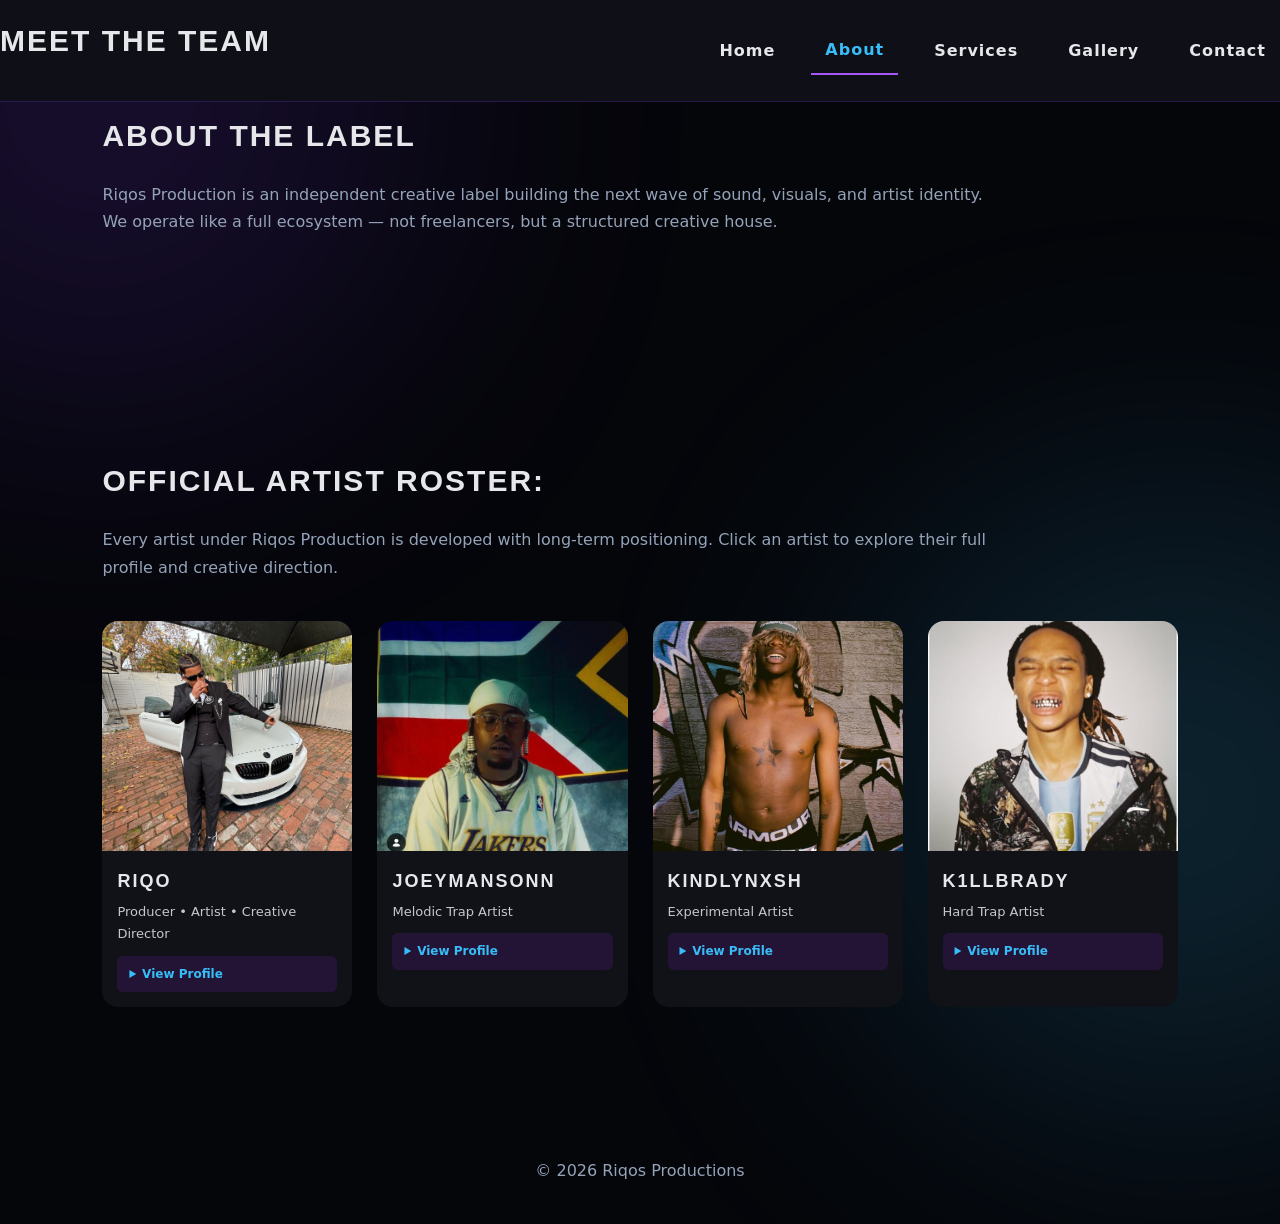
<file: about.html>
<!DOCTYPE html>
<html>
<head>
<title>About</title>
<link rel="stylesheet" href="css/style.css">
</head>

<body>

<nav>
    <div class="title">Meet the Team</div>

    <ul>
        <li><a href="index.html">Home</a></li>
        <li><a class="active" href="about.html">About</a></li>
        <li><a href="services.html">Services</a></li>
        <li><a href="gallery.html">Gallery</a></li>
        <li><a href="contact.html">Contact</a></li>
    </ul>
</nav>

<section>
<h2 class="title">About The Label</h2>
<p class="text">
Riqos Production is an independent creative label building the next wave of sound, visuals, and artist identity. We operate like a full ecosystem — not freelancers, but a structured creative house.
</p>
</section>
<!-- ================= CINEMATIC ARTIST ROSTER ================= -->

<section>
    <h2 class="title">Official Artist Roster:</h2>

    <p class="text">
        Every artist under Riqos Production is developed with long-term positioning.
        Click an artist to explore their full profile and creative direction.
    </p>

    <div class="artist-grid">

    <!-- RIQO -->
    <div class="spotify-card">
        <img src="assets/riqo 101.jpeg" alt="Riqo">
        <div class="spotify-info">
            <h3>Riqo</h3>
            <p>Producer • Artist • Creative Director</p>

            <details>
                <summary>View Profile</summary>
                <p>
                    Name: Taariq Ismail (Founder / Artist)<br><br>
                    Role: Producer / Artist / Creative Director<br><br>
                    Style: Dark melodic trap, atmospheric production, experimental sound design with heavy emotional undertones.<br><br>
                    Signature: Cinematic beats, layered 808s, moody textures, and industry-level creative direction.<br><br>
                    Focus: Building Riqos Productions into a global creative label ecosystem.
                </p>
            </details>
        </div>
    </div>

    <!-- JOEYMANSON -->
    <div class="spotify-card">
        <img src="assets/joey101.jpeg" alt="JoeyManson">
        <div class="spotify-info">
            <h3>JoeyMansonn</h3>
            <p>Melodic Trap Artist</p>

            <details>
                <summary>View Profile</summary>
                <p>
                    Name: Thato Tleane (Co Founder / Main Vocalist)<br><br>
                    Style: Melodic trap / emotional rap fusion<br><br>
                    Sound: Smooth cadence, introspective storytelling, heavy focus on melody and atmosphere.<br><br>
                    Strength: Hooks that stick, emotional delivery, strong streaming appeal.<br><br>
                    Position: Main melodic voice of the roster.
                </p>
            </details>
        </div>
    </div>

    <!-- KINDLYNXSH -->
    <div class="spotify-card">
        <img src="assets/nxsh.jpeg" alt="Kindlynxsh">
        <div class="spotify-info">
            <h3>Kindlynxsh</h3>
            <p>Experimental Artist</p>

            <details>
                <summary>View Profile</summary>
                <p>
                    Name: Anashe Ithirl Chizhande<br><br>
                    Style: Alternative / experimental trap<br><br>
                    Sound: Abstract production, glitch textures, unconventional flow patterns.<br><br>
                    Strength: Unique identity, underground appeal, creative sonic direction.<br><br>
                    Position: Experimental core of the label.
                </p>
            </details>
        </div>
    </div>

    <!-- KILLBRADY -->
    <div class="spotify-card">
        <img src="assets/guapo.jpeg" alt="Killbrady">
        <div class="spotify-info">
            <h3>K1llbrady</h3>
            <p>Hard Trap Artist</p>

            <details>
                <summary>View Profile</summary>
                <p>
                    Name: Lebohang Sithole<br><br>
                    Style: Hard trap / aggressive rap<br><br>
                    Sound: Heavy 808s, energetic delivery, street-influenced cadence.<br><br>
                    Strength: High energy performance, strong presence, viral-ready sound.<br><br>
                    Position: High-impact performance artist.
                </p>
            </details>
        </div>
    </div>

</div>
</section>
<footer>© 2026 Riqos Productions</footer>
</html>
</file>
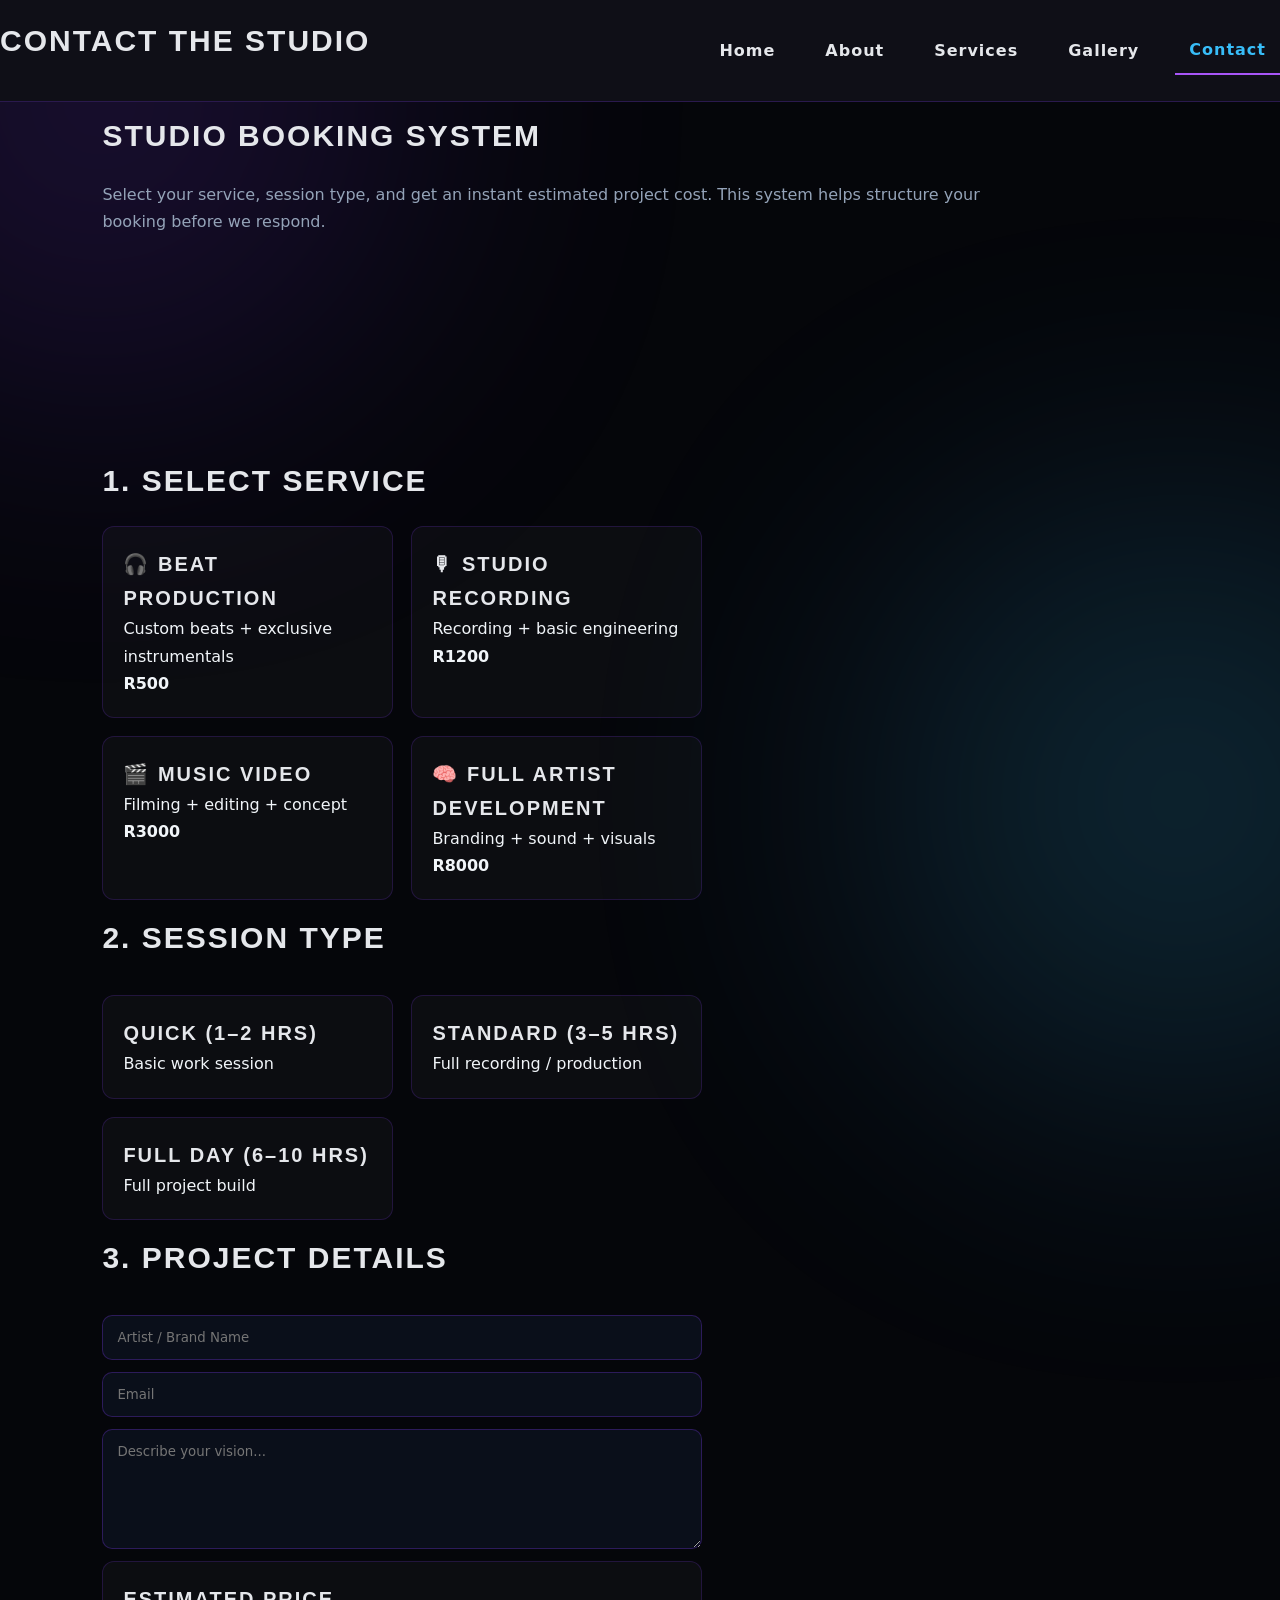
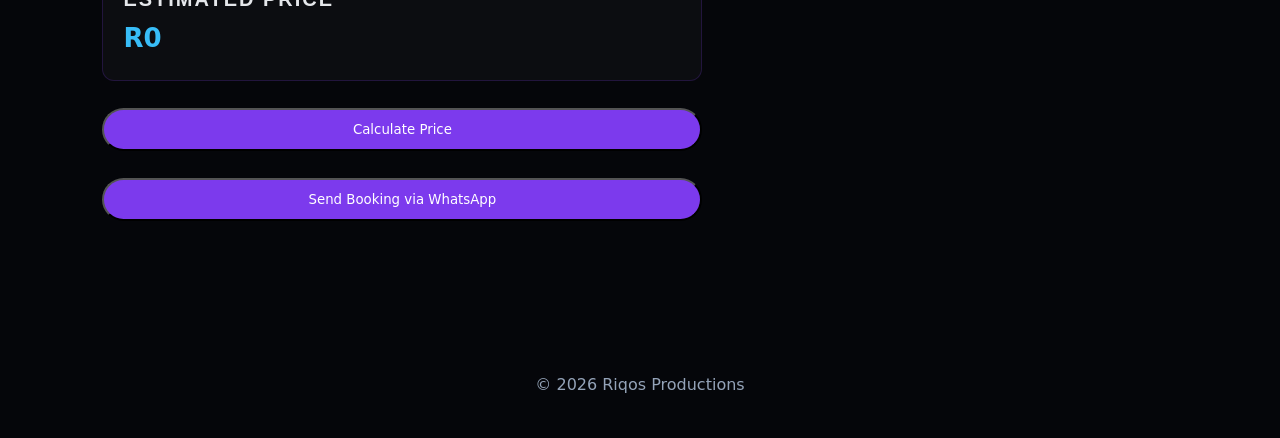
<file: contact.html>
<!DOCTYPE html>
<html>
<head>
    <title>Studio Booking | Riqos Productions</title>
    <link rel="stylesheet" href="css/style.css">
</head>

<body>

<nav>
    <div class="title">Contact the studio</div>
    <ul>
        <li><a href="index.html">Home</a></li>
        <li><a href="about.html">About</a></li>
        <li><a href="services.html">Services</a></li>
        <li><a href="gallery.html">Gallery</a></li>
        <li><a class="active" href="contact.html">Contact</a></li>
    </ul>
</nav>

<section>
    <h2 class="title">Studio Booking System</h2>
    <p class="text">
        Select your service, session type, and get an instant estimated project cost.
        This system helps structure your booking before we respond.
    </p>
</section>

<!-- ================= SERVICE SELECT ================= -->
<section>
    <h2 class="title">1. Select Service</h2>

    <form id="bookingForm">

        <div class="grid">

            <label class="card">
                <input type="radio" name="service" value="500">
                <h3>🎧 Beat Production</h3>
                <p>Custom beats + exclusive instrumentals</p>
                <p><b>R500</b></p>
            </label>

            <label class="card">
                <input type="radio" name="service" value="1200">
                <h3>🎙 Studio Recording</h3>
                <p>Recording + basic engineering</p>
                <p><b>R1200</b></p>
            </label>

            <label class="card">
                <input type="radio" name="service" value="3000">
                <h3>🎬 Music Video</h3>
                <p>Filming + editing + concept</p>
                <p><b>R3000</b></p>
            </label>

            <label class="card">
                <input type="radio" name="service" value="8000">
                <h3>🧠 Full Artist Development</h3>
                <p>Branding + sound + visuals</p>
                <p><b>R8000</b></p>
            </label>

        </div>

        <!-- SESSION TYPE -->
        <h2 class="title">2. Session Type</h2>

        <div class="grid">

            <label class="card">
                <input type="radio" name="session" value="0">
                <h3>Quick (1–2 hrs)</h3>
                <p>Basic work session</p>
            </label>

            <label class="card">
                <input type="radio" name="session" value="300">
                <h3>Standard (3–5 hrs)</h3>
                <p>Full recording / production</p>
            </label>

            <label class="card">
                <input type="radio" name="session" value="600">
                <h3>Full Day (6–10 hrs)</h3>
                <p>Full project build</p>
            </label>

        </div>

        <!-- DETAILS -->
        <h2 class="title">3. Project Details</h2>

        <input type="text" id="name" placeholder="Artist / Brand Name">
        <input type="email" id="email" placeholder="Email">
        <textarea id="details" rows="6" placeholder="Describe your vision..."></textarea>

        <!-- PRICE DISPLAY -->
        <div class="card">
            <h3>Estimated Price</h3>
            <p class="price" id="total">R0</p>
        </div>

        <!-- BUTTONS -->
        <button type="button" class="btn" onclick="calculatePrice()">Calculate Price</button>
        <button type="button" class="btn" onclick="sendWhatsApp()">Send Booking via WhatsApp</button>

    </form>
</section>



<!-- ================= JS ENGINE ================= -->
 
<script>
function calculatePrice() {
    let service = document.querySelector('input[name="service"]:checked');
    let session = document.querySelector('input[name="session"]:checked');

    let total = 0;

    if (service) total += parseInt(service.value);
    if (session) total += parseInt(session.value);

    document.getElementById("total").innerText = "R" + total;
}

function sendWhatsApp() {
    let service = document.querySelector('input[name="service"]:checked');
    let session = document.querySelector('input[name="session"]:checked');
    let name = document.getElementById("name").value;
    let details = document.getElementById("details").value;

    let price = document.getElementById("total").innerText;

    let message =
`🔥 NEW BOOKING REQUEST

Name: ${name}
Service: ${service ? service.parentElement.innerText : "Not selected"}
Session: ${session ? session.parentElement.innerText : "Not selected"}

Project Details:
${details}

Estimated Price: ${price}`;

    let url = "https://wa.me/27700000000?text=" + encodeURIComponent(message);
    window.open(url, "_blank");
}
</script>

</body>
<footer>© 2026 Riqos Productions</footer>
</html>
</file>
<file: css/style.css>
* {
    margin: 0;
    padding: 0;
    box-sizing: border-box;
    font-family: system-ui;
}

body {
    background: #05060A;
    color: #F1F5F9;
    overflow-x: hidden;
    line-height: 1.7;
}

/* glow */
body::before, body::after {
    content: "";
    position: fixed;
    width: 600px;
    height: 600px;
    filter: blur(140px);
    opacity: 0.18;
    z-index: -1;
    border-radius: 50%;
}

body::before { background: #7C3AED; top: -200px; left: -200px; }
body::after { background: #38BDF8; bottom: -200px; right: -200px; }

/* ===============================
   RIQOS NAVBAR (TOUGH MODE)
   TOP-LEFT BRAND STYLE
================================= */

nav {
    position: fixed;
    top: 0;
    left: 0;
    width: 100%;
    padding: 18px 6%;
    display: flex;
    align-items: center;
    justify-content: space-between;

    background: rgba(5, 6, 10, 0.75);
    backdrop-filter: blur(18px);

    border-bottom: 1px solid rgba(124, 58, 237, 0.25);

    z-index: 9999;
}

/* LOGO (TOP LEFT ENERGY) */
.logo {
    font-size: 18px;
    font-weight: 900;
    letter-spacing: 4px;
    color: #7C3AED;
    text-transform: uppercase;
}

/* ===== RESPONSIVE NAVBAR ===== */

nav {
    width: 100%;
    background: #0f0f17;
    padding: 15px 0;
}

nav ul {
    list-style: none;
    display: flex;
    flex-wrap: wrap;              /* THIS MAKES IT WRAP */
    justify-content: center;
    align-items: center;
    gap: 20px;
    padding: 0;
    margin: 0;
}

nav ul li {
    flex: 1 1 auto;               /* allows shrinking */
    text-align: center;
}

nav ul li a {
    text-decoration: none;
    color: white;
    font-weight: 600;
    letter-spacing: 1px;
    padding: 10px 14px;
    display: block;
    transition: 0.3s ease;
    font-size: clamp(13px, 2vw, 16px); /* auto shrink font */
}

nav ul li a:hover {
    color: #a855f7;
}

/* ACTIVE LINK */
nav ul li a.active {
    border-bottom: 2px solid #a855f7;
}

/* logo fix */
.logo {
    color: #7C3AED !important;
    font-weight: 900;
    letter-spacing: 4px;
}

/* menu fix */
nav ul {
    display: flex !important;
    gap: 22px;
    list-style: none;
}

/* link fix */
nav a {
    color: #E5E7EB !important;
    text-decoration: none;
    font-size: 13px;
}

/* hover */
nav a:hover {
    color: #38BDF8 !important;
}

/* active */
nav a.active {
    color: #38BDF8 !important;
}
/* HERO */
.hero {
    height: 100vh;
    display: flex;
    align-items: center;
    justify-content: center;
    position: relative;
    text-align: center;
}

.hero video {
    position: absolute;
    width: 100%;
    height: 100%;
    object-fit: cover;
    filter: brightness(0.35);
    z-index: -1;
}

.hero h1 {
    font-size: 60px;
}

.hero span {
    color: #38BDF8;
}

/* SECTIONS */
section {
    padding: 110px 8%;
}

.title {
    font-size: 30px;
    margin-bottom: 20px;
}

.text {
    color: #94A3B8;
    max-width: 900px;
}

/* GRID */
.grid {
    display: grid;
    grid-template-columns: repeat(auto-fit, minmax(240px, 1fr));
    gap: 18px;
}

/* CARD */
.card {
    padding: 20px;
    border-radius: 12px;
    border: 1px solid rgba(124,58,237,0.2);
    background: rgba(255,255,255,0.03);
}

/* VIDEO BOX */
.video-box {
    width: 100%;
    aspect-ratio: 16/9;
    border-radius: 12px;
    border: 1px dashed rgba(124,58,237,0.4);
    overflow: hidden;
}

.video-box video {
    width: 100%;
    height: 100%;
    object-fit: cover;
}

/* PRICING */
.price {
    font-size: 22px;
    font-weight: bold;
    color: #38BDF8;
}

/* BUTTON */
.btn {
    display: inline-block;
    padding: 12px 30px;
    border-radius: 999px;
    background: #7C3AED;
    color: white;
    text-decoration: none;
    margin-top: 15px;
}

.btn:hover {
    background: #38BDF8;
    color: #05060A;
}

/* FORM */
form {
    max-width: 600px;
    display: flex;
    flex-direction: column;
    gap: 12px;
}

input, textarea {
    padding: 14px;
    border-radius: 10px;
    border: 1px solid rgba(124,58,237,0.3);
    background: #0A0F1A;
    color: white;
}

/* FOOTER */
footer {
    text-align: center;
    padding: 40px;
    color: #94A3B8;
}

/* MOBILE */
@media(max-width:768px){
    .hero h1 { font-size: 34px; }
}
/* ===============================
   STUDIO OS UPGRADES
=============================== */

input[type="radio"] {
    display: none;
}

/* clickable card selection */
label.card {
    cursor: pointer;
    transition: 0.2s;
}

label.card:hover {
    transform: translateY(-5px);
}

/* selected state */
label.card:has(input:checked) {
    border: 1px solid #38BDF8;
    box-shadow: 0 0 15px rgba(56,189,248,0.2);
    transform: translateY(-6px);
}

/* price highlight */
.price {
    font-size: 26px;
    font-weight: 900;
    color: #38BDF8;
}
/* ================= CINEMATIC EXPAND BIOS ================= */

details {
    margin-top: 15px;
    transition: all 0.3s ease;
}

summary {
    cursor: pointer;
    font-weight: bold;
    padding: 8px 12px;
    border-radius: 6px;
    background: rgba(138,43,226,0.15);
    transition: 0.3s;
}

summary:hover {
    background: rgba(138,43,226,0.25);
}

details[open] summary {
    background: rgba(138,43,226,0.35);
}

details p {
    margin-top: 15px;
    line-height: 1.6;
    animation: fadeIn 0.3s ease;
}

@keyframes fadeIn {
    from { opacity: 0; transform: translateY(5px); }
    to { opacity: 1; transform: translateY(0); }
}
/* ================= GALLERY ================= */

.gallery-grid {
    display: grid;
    grid-template-columns: repeat(auto-fit, minmax(260px, 1fr));
    gap: 25px;
    margin-top: 40px;
}

.gallery-item img {
    width: 100%;
    height: 320px;
    object-fit: cover;
    border-radius: 14px;
    transition: 0.4s ease;
}

.gallery-item img:hover {
    transform: scale(1.06);
    box-shadow: 0 15px 35px rgba(138,43,226,0.25);
}

/* ================= VIDEOS ================= */

.video-grid {
    display: grid;
    grid-template-columns: repeat(auto-fit, minmax(300px, 1fr));
    gap: 30px;
    margin-top: 40px;
}

.video-card video {
    width: 100%;
    border-radius: 14px;
    transition: 0.3s ease;
}

.video-card video:hover {
    transform: scale(1.03);
}

.video-card h3 {
    margin-top: 10px;
    font-weight: 600;
}
/* ===============================
   TRYING NETFLIX-STYLE PAGE ENTRY
   
================================= */

/* Page fade-in */
body {
    animation: pageLoad 0.8s ease-out;
}

@keyframes pageLoad {
    from {
        opacity: 0;
        transform: scale(1.02);
        filter: blur(6px);
    }
    to {
        opacity: 1;
        transform: scale(1);
        filter: blur(0);
    }
}

/* Cinematic section reveal */
section {
    animation: sectionFade 1s ease forwards;
    opacity: 0;
}

section:nth-child(1) { animation-delay: 0.1s; }
section:nth-child(2) { animation-delay: 0.2s; }
section:nth-child(3) { animation-delay: 0.3s; }
section:nth-child(4) { animation-delay: 0.4s; }

@keyframes sectionFade {
    from {
        opacity: 0;
        transform: translateY(30px);
    }
    to {
        opacity: 1;
        transform: translateY(0);
    }
}
/* ===== UNIFORM ARTIST IMAGES (PRO FIX) ===== */

.artist-card {
    overflow: hidden;
}
.artist-card img {
    width: 100%;
    max-height: 320px;
    height: auto;
    object-fit: contain;
    background: #0f0f14;
    border-radius: 12px;
    display: block;
}
/* ===== UNIFORM GALLERY VIDEOS ===== */

.video-grid {
    display: grid;
    grid-template-columns: repeat(auto-fit, minmax(300px, 1fr));
    gap: 25px;
    margin-top: 40px;
}

.video-card {
    position: relative;
    overflow: hidden;
    border-radius: 14px;
    background: #0f0f14;
}

/* SAME SIZE FOR ALL VIDEOS */
.video-card video {
    width: 100%;
    height: 320px;
    object-fit: cover;
    display: block;
    border-radius: 14px;
    transition: 0.4s ease;
}

/* HOVER ZOOM EFFECT (NETFLIX STYLE FEEL) */
.video-card:hover video {
    transform: scale(1.05);
    filter: brightness(1.1);
}
.video-card::after {
    content: "▶";
    position: absolute;
    top: 50%;
    left: 50%;
    transform: translate(-50%, -50%);
    font-size: 40px;
    color: white;
    opacity: 0;
    transition: 0.3s ease;
    pointer-events: none;
}

.video-card:hover::after {
    opacity: 1;
}
/* ===== HEADING TYPOGRAPHY ONLY ===== */

h1, h2, h3, .title {
    font-family: 'Poppins', Arial, sans-serif;
    font-weight: 700;
    letter-spacing: 2px;
    text-transform: uppercase;
    color: #e5e7eb;
}

h1 {
    font-size: 48px;
}

h2 {
    font-size: 32px;
}

h3 {
    font-size: 20px;
}
/* ===== ARTIST PROFILE CLEAN ACCORDION ===== */

.artist-card details {
    margin-top: 12px;
}

.artist-card summary {
    cursor: pointer;
    padding: 10px 12px;
    border-radius: 8px;
    background: rgba(124, 58, 237, 0.15);
    font-weight: 600;
    letter-spacing: 1px;
    transition: 0.3s ease;
    list-style: none;
}

.artist-card summary:hover {
    background: rgba(124, 58, 237, 0.3);
}

.artist-card summary::-webkit-details-marker {
    display: none;
}

.artist-card details p {
    margin-top: 12px;
    font-size: 14px;
    line-height: 1.6;
    opacity: 0.9;
}
/* ===== SPOTIFY STYLE ARTIST CARDS ===== */

.artist-grid {
    display: grid;
    grid-template-columns: repeat(auto-fit, minmax(220px, 1fr));
    gap: 25px;
    margin-top: 40px;
}

/* CARD */
.spotify-card {
    background: #111118;
    border-radius: 16px;
    overflow: hidden;
    transition: 0.3s ease;
}

/* IMAGE */
.spotify-card img {
    width: 100%;
    height: 230px;
    object-fit: cover;
    display: block;
}

/* INFO */
.spotify-info {
    padding: 15px;
}

.spotify-info h3 {
    font-size: 18px;
    margin-bottom: 5px;
}

.spotify-info p {
    font-size: 13px;
    opacity: 0.8;
}

/* HOVER EFFECT */
.spotify-card:hover {
    transform: translateY(-8px);
    box-shadow: 0 10px 25px rgba(124, 58, 237, 0.25);
}

/* PROFILE DROPDOWN */
.spotify-info details {
    margin-top: 10px;
}

.spotify-info summary {
    cursor: pointer;
    font-size: 12px;
    color: #38BDF8;
}
</file>
